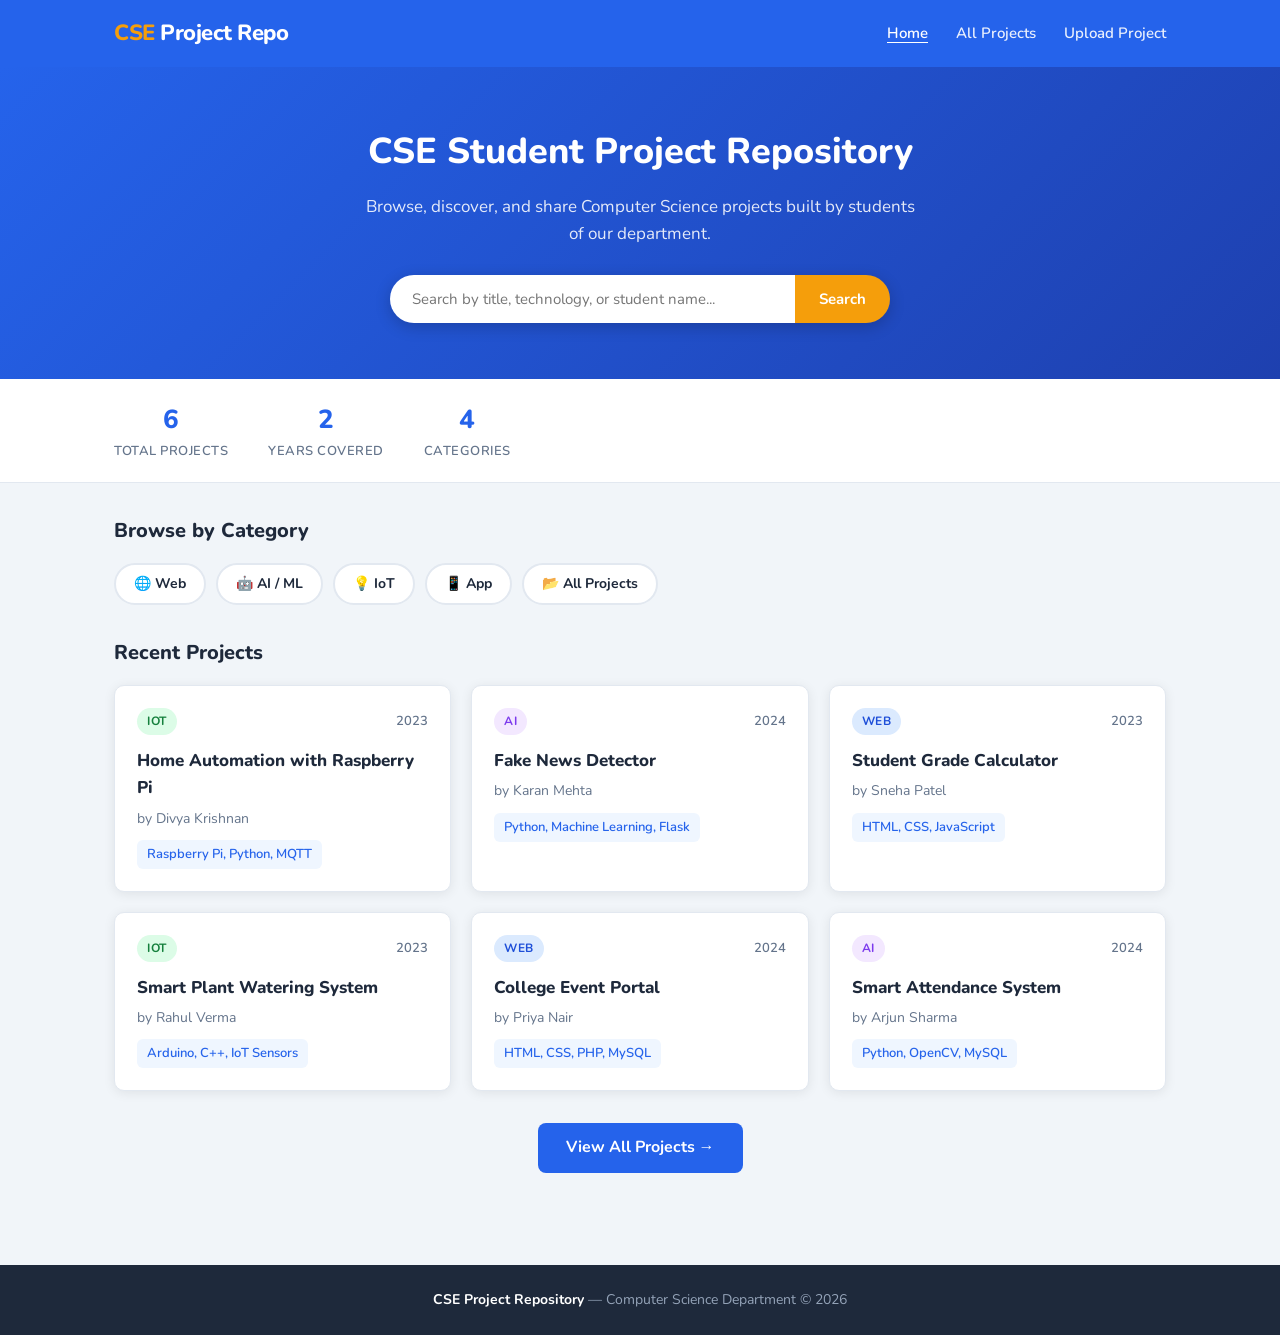
<file: index.html>
<!DOCTYPE html>
<html lang="en">
<head>
    <meta charset="UTF-8">
    <meta name="viewport" content="width=device-width, initial-scale=1.0">
    <meta name="description" content="CSE Student Project Repository - Browse, discover, and share computer science projects.">
    <title>CSE Project Repository</title>
    <!-- Link to the external stylesheet -->
    <link rel="stylesheet" href="style.css">
</head>
<body>

    <!-- Unique ID to help js/app.js know we are on the Home Page -->
    <div id="home-page"></div>

    <!-- ==========================================
         HEADER & NAVIGATION
         ========================================== -->
    <header>
        <div class="header-inner">
            <!-- Site logo/title -->
            <a class="site-title" href="index.html"><span>CSE</span> Project Repo</a>
            <!-- Navigation links -->
            <nav>
                <a href="index.html" class="active">Home</a>
                <a href="projects.html">All Projects</a>
                <a href="upload.html">Upload Project</a>
            </nav>
        </div>
    </header>

    <!-- ==========================================
         HERO / SEARCH SECTION
         ========================================== -->
    <div class="hero">
        <h1>CSE Student Project Repository</h1>
        <p>Browse, discover, and share Computer Science projects built by students of our department.</p>

        <!-- Search form — redirects to projects.html with search parameters in the URL -->
        <form class="search-bar" action="projects.html" method="GET">
            <input
                type="text"
                name="search"
                placeholder="Search by title, technology, or student name..."
                autocomplete="off"
                required
            >
            <button type="submit">Search</button>
        </form>
    </div>

    <!-- ==========================================
         STATS BAR
         ========================================== -->
    <div class="stats-bar">
        <div class="stats-inner">
            <!-- Total projects count (dynamically loaded via JS) -->
            <div class="stat-item">
                <div class="stat-number" id="stat-total-projects">6</div>
                <div class="stat-label">Total Projects</div>
            </div>
            <!-- Total years covered (dynamically loaded via JS) -->
            <div class="stat-item">
                <div class="stat-number" id="stat-total-years">2</div>
                <div class="stat-label">Years Covered</div>
            </div>
            <!-- Static category count -->
            <div class="stat-item">
                <div class="stat-number">4</div>
                <div class="stat-label">Categories</div>
            </div>
        </div>
    </div>

    <!-- ==========================================
         MAIN CONTENT
         ========================================== -->
    <main class="container">

        <!-- === Browse by Category pills === -->
        <h2 class="section-heading">Browse by Category</h2>
        <div class="categories">
            <!-- Each pill links to projects.html with category query parameters -->
            <a class="cat-pill" href="projects.html?category=Web">🌐 Web</a>
            <a class="cat-pill" href="projects.html?category=AI">🤖 AI / ML</a>
            <a class="cat-pill" href="projects.html?category=IoT">💡 IoT</a>
            <a class="cat-pill" href="projects.html?category=App">📱 App</a>
            <a class="cat-pill" href="projects.html">📂 All Projects</a>
        </div>

        <!-- === Recent Projects Section === -->
        <h2 class="section-heading">Recent Projects</h2>
        
        <!-- This grid is dynamically populated with the 6 latest projects via js/app.js -->
        <div class="projects-grid" id="recent-projects-grid">
            <!-- Dynamic project cards go here -->
        </div>

        <!-- Button to go to the all projects page -->
        <div style="text-align:center; margin-top: 32px;">
            <a href="projects.html" class="btn-primary" style="text-decoration:none; display:inline-block;">
                View All Projects →
            </a>
        </div>

    </main>

    <!-- ==========================================
         FOOTER
         ========================================== -->
    <footer>
        <p><strong>CSE Project Repository</strong> &mdash; Computer Science Department &copy; 2026</p>
    </footer>

    <!-- Link to our JavaScript logic file -->
    <script src="app.js"></script>
</body>
</html>
</file>
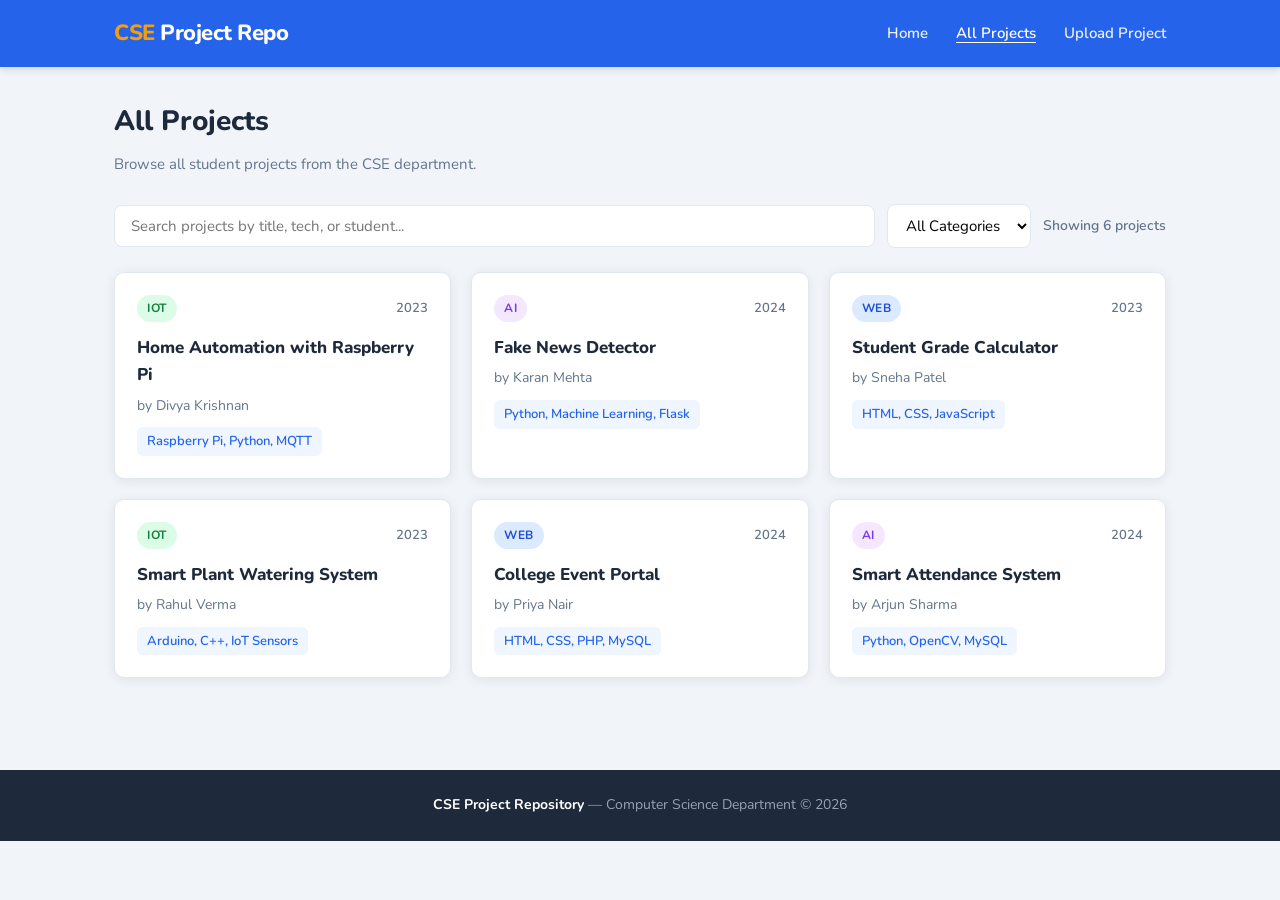
<file: project.html>
<!DOCTYPE html>
<html lang="en">
<head>
    <meta charset="UTF-8">
    <meta name="viewport" content="width=device-width, initial-scale=1.0">
    <meta name="description" content="View computer science student project details.">
    <title>Project Details — CSE Repository</title>
    <!-- Link to the external stylesheet -->
    <link rel="stylesheet" href="style.css">
</head>
<body>

    <!-- Unique ID to help js/app.js know we are on the Details page -->
    <div id="detail-page"></div>

    <!-- ==========================================
         HEADER & NAVIGATION
         ========================================== -->
    <header>
        <div class="header-inner">
            <a class="site-title" href="index.html"><span>CSE</span> Project Repo</a>
            <nav>
                <a href="index.html">Home</a>
                <a href="projects.html">All Projects</a>
                <a href="upload.html">Upload Project</a>
            </nav>
        </div>
    </header>

    <!-- ==========================================
         MAIN CONTENT
         ========================================== -->
    <main class="container">
        
        <!-- Back button link -->
        <a class="back-link" href="projects.html">← Back to All Projects</a>

        <!-- ==========================================
             PROJECT DETAIL CARD
             ========================================== -->
        <!-- This container is dynamically populated with details of the specific project via js/app.js -->
        <div class="detail-card" id="project-detail-card">
            <!-- Dynamic project details go here -->
            <p style="color: var(--text-light);">Loading project details...</p>
        </div>

    </main>

    <!-- ==========================================
         FOOTER
         ========================================== -->
    <footer>
        <p><strong>CSE Project Repository</strong> &mdash; Computer Science Department &copy; 2026</p>
    </footer>

    <!-- Link to our JavaScript logic file -->
    <script src="app.js"></script>
</body>
</html>
</file>
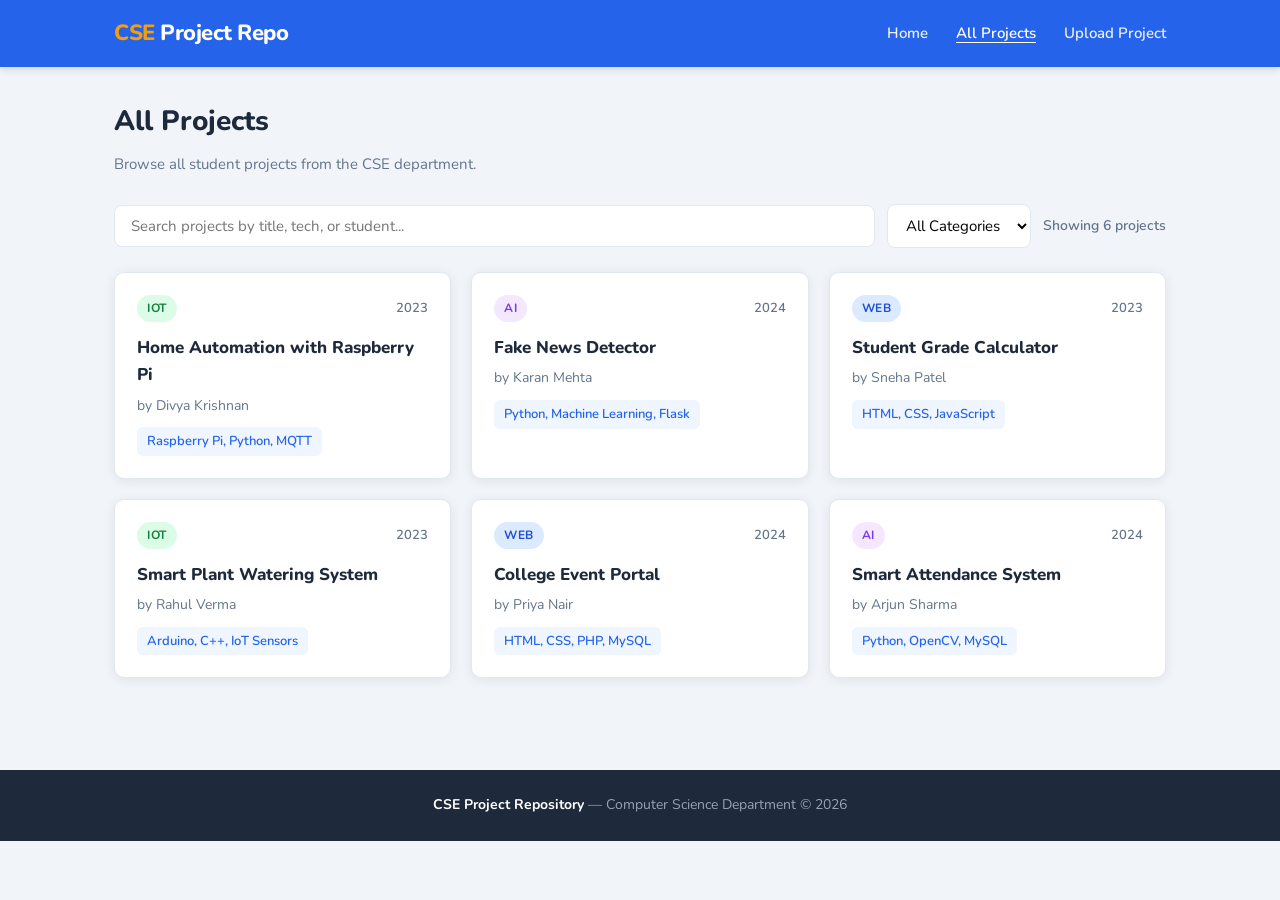
<file: projects.html>
<!DOCTYPE html>
<html lang="en">
<head>
    <meta charset="UTF-8">
    <meta name="viewport" content="width=device-width, initial-scale=1.0">
    <meta name="description" content="Browse all student projects from the CSE department - All Projects list.">
    <title>All Projects — CSE Repository</title>
    <!-- Link to the external stylesheet -->
    <link rel="stylesheet" href="style.css">
</head>
<body>

    <!-- Unique ID to help js/app.js know we are on the Projects page -->
    <div id="projects-page"></div>

    <!-- ==========================================
         HEADER & NAVIGATION
         ========================================== -->
    <header>
        <div class="header-inner">
            <a class="site-title" href="index.html"><span>CSE</span> Project Repo</a>
            <nav>
                <a href="index.html">Home</a>
                <a href="projects.html" class="active">All Projects</a>
                <a href="upload.html">Upload Project</a>
            </nav>
        </div>
    </header>

    <!-- ==========================================
         MAIN CONTENT
         ========================================== -->
    <main class="container">
        <h1 class="page-title">All Projects</h1>
        <p class="page-subtitle">Browse all student projects from the CSE department.</p>

        <!-- ==========================================
             FILTER BAR
             ========================================== -->
        <div class="filter-bar">
            <!-- Live search input — javascript filters cards in real time as the user types -->
            <input
                type="text"
                id="search-input"
                placeholder="Search projects by title, tech, or student..."
                autocomplete="off"
            >

            <!-- Category dropdown filter — javascript filters card categories on change -->
            <select id="category-filter">
                <option value="all">All Categories</option>
                <option value="web">Web</option>
                <option value="ai">AI / ML</option>
                <option value="iot">IoT</option>
                <option value="app">App</option>
            </select>

            <!-- Result count indicator — updated dynamically by javascript -->
            <span id="result-count">Showing 0 projects</span>
        </div>

        <!-- ==========================================
             PROJECT CARDS GRID
             ========================================== -->
        <!-- This grid is dynamically populated with cards from localStorage via js/app.js -->
        <div class="projects-grid" id="projects-grid">
            <!-- Dynamic cards go here -->
        </div>

        <!-- No results message (displayed by Javascript if no project matches the filters) -->
        <div class="no-results" id="no-results">
            <p>No projects match your search.</p>
            <small>Try different keywords or clear the search box.</small>
        </div>

    </main>

    <!-- ==========================================
         FOOTER
         ========================================== -->
    <footer>
        <p><strong>CSE Project Repository</strong> &mdash; Computer Science Department &copy; 2026</p>
    </footer>

    <!-- Link to our JavaScript logic file -->
    <script src="app.js"></script>
</body>
</html>
</file>
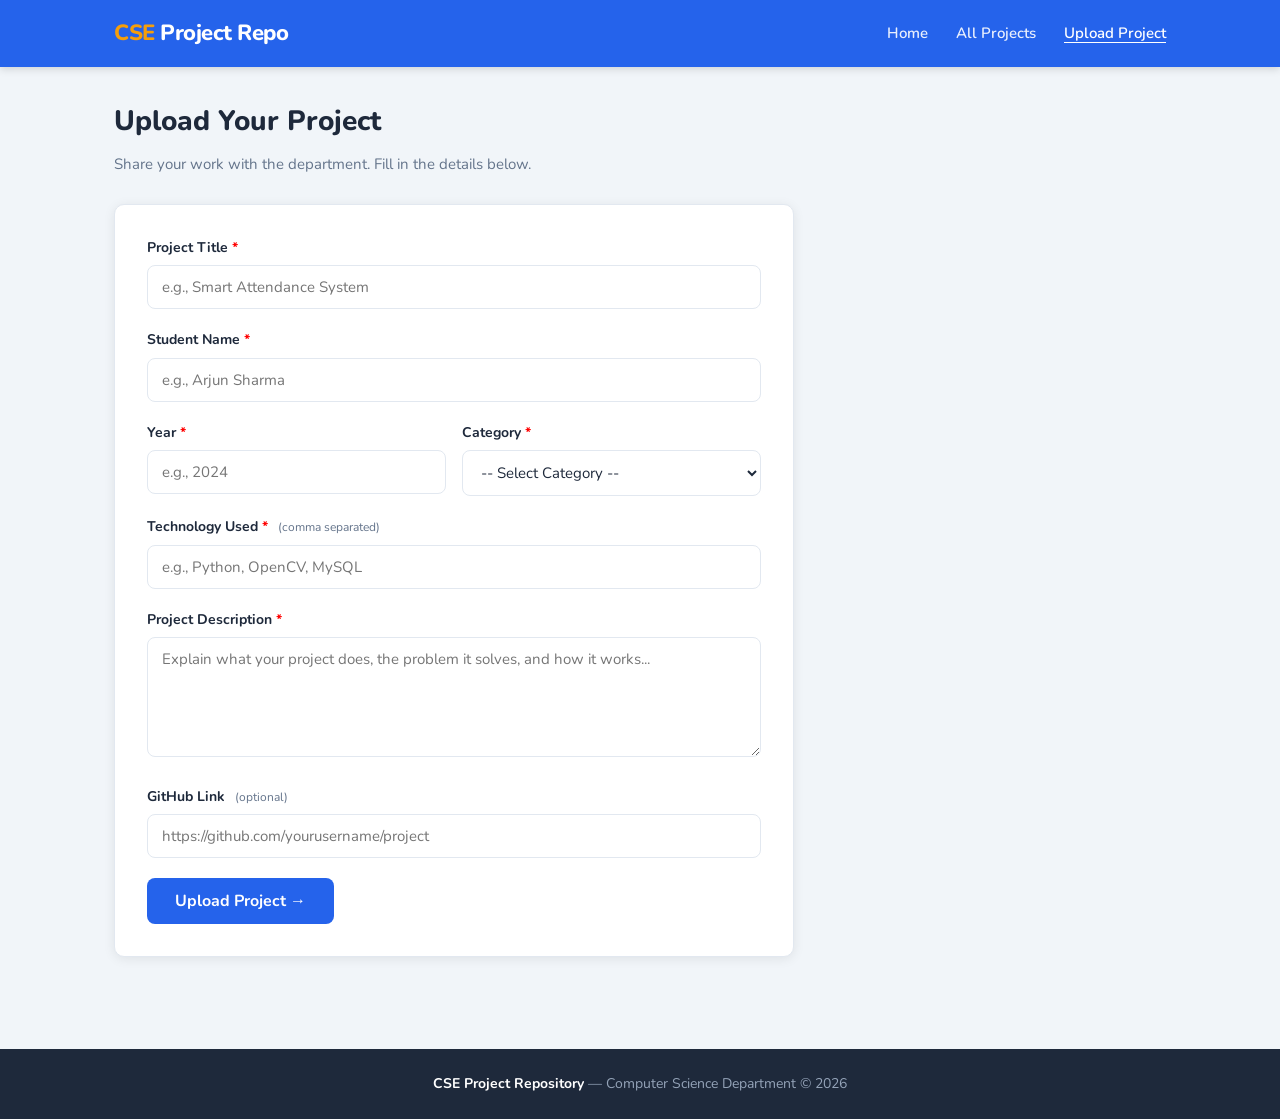
<file: upload.html>
<!DOCTYPE html>
<html lang="en">
<head>
    <meta charset="UTF-8">
    <meta name="viewport" content="width=device-width, initial-scale=1.0">
    <meta name="description" content="Submit a new project to the CSE Student Project Repository.">
    <title>Upload Project — CSE Repository</title>
    <!-- Link to the external stylesheet -->
    <link rel="stylesheet" href="style.css">
</head>
<body>

    <!-- Unique ID to help js/app.js know we are on the Upload page -->
    <div id="upload-page"></div>

    <!-- ==========================================
         HEADER & NAVIGATION
         ========================================== -->
    <header>
        <div class="header-inner">
            <a class="site-title" href="index.html"><span>CSE</span> Project Repo</a>
            <nav>
                <a href="index.html">Home</a>
                <a href="projects.html">All Projects</a>
                <a href="upload.html" class="active">Upload Project</a>
            </nav>
        </div>
    </header>

    <!-- ==========================================
         MAIN CONTENT
         ========================================== -->
    <main class="container">
        <h1 class="page-title">Upload Your Project</h1>
        <p class="page-subtitle">Share your work with the department. Fill in the details below.</p>

        <!-- Dynamic Success/Error message alert box, controlled by JS -->
        <div class="alert" id="alert-box" style="display: none;"></div>

        <!-- ==========================================
             UPLOAD FORM
             ========================================== -->
        <div class="form-card">
            <!-- Form intercepts submit via JavaScript so we can store it in localStorage -->
            <form id="project-upload-form">

                <!-- Project Title -->
                <div class="form-group">
                    <label for="title">Project Title <span style="color:red">*</span></label>
                    <input
                        type="text"
                        id="title"
                        placeholder="e.g., Smart Attendance System"
                        required
                    >
                </div>

                <!-- Student Name -->
                <div class="form-group">
                    <label for="student_name">Student Name <span style="color:red">*</span></label>
                    <input
                        type="text"
                        id="student_name"
                        placeholder="e.g., Arjun Sharma"
                        required
                    >
                </div>

                <!-- Year and Category (Two columns) -->
                <div style="display: grid; grid-template-columns: 1fr 1fr; gap: 16px;">
                    <!-- Year -->
                    <div class="form-group">
                        <label for="year">Year <span style="color:red">*</span></label>
                        <input
                            type="number"
                            id="year"
                            placeholder="e.g., 2024"
                            min="2000"
                            max="2099"
                            required
                        >
                    </div>

                    <!-- Category dropdown -->
                    <div class="form-group">
                        <label for="category">Category <span style="color:red">*</span></label>
                        <select id="category" required>
                            <option value="">-- Select Category --</option>
                            <option value="Web">Web</option>
                            <option value="AI">AI / ML</option>
                            <option value="IoT">IoT</option>
                            <option value="App">App</option>
                        </select>
                    </div>
                </div>

                <!-- Technology Used -->
                <div class="form-group">
                    <label for="technology">
                        Technology Used <span style="color:red">*</span>
                        <span class="form-hint">(comma separated)</span>
                    </label>
                    <input
                        type="text"
                        id="technology"
                        placeholder="e.g., Python, OpenCV, MySQL"
                        required
                    >
                </div>

                <!-- Project Description -->
                <div class="form-group">
                    <label for="description">Project Description <span style="color:red">*</span></label>
                    <textarea
                        id="description"
                        placeholder="Explain what your project does, the problem it solves, and how it works..."
                        required
                    ></textarea>
                </div>

                <!-- GitHub Link (optional) -->
                <div class="form-group">
                    <label for="github_link">
                        GitHub Link
                        <span class="form-hint">(optional)</span>
                    </label>
                    <input
                        type="url"
                        id="github_link"
                        placeholder="https://github.com/yourusername/project"
                    >
                </div>

                <!-- Submit button -->
                <button type="submit" class="btn-primary">
                    Upload Project →
                </button>

            </form>
        </div>

    </main>

    <!-- ==========================================
         FOOTER
         ========================================== -->
    <footer>
        <p><strong>CSE Project Repository</strong> &mdash; Computer Science Department &copy; 2026</p>
    </footer>

    <!-- Link to our JavaScript logic file -->
    <script src="app.js"></script>
</body>
</html>
</file>
<file: style.css>
/* =============================================
   css/style.css — Main Stylesheet
   Clean, modern, beginner-friendly CSS
   ============================================= */

/* --- Import a clean Google Font --- */
@import url('https://fonts.googleapis.com/css2?family=Nunito:wght@400;600;700;800&display=swap');

/* --- CSS Variables (easy to change colors site-wide) --- */
:root {
    --primary:    #2563eb;   /* Blue — main brand color */
    --primary-dk: #1d4ed8;   /* Darker blue for hover states */
    --accent:     #f59e0b;   /* Amber — highlights and badges */
    --bg:         #f1f5f9;   /* Light grey page background */
    --card-bg:    #ffffff;   /* White card background */
    --text:       #1e293b;   /* Dark text */
    --text-light: #64748b;   /* Lighter grey text */
    --border:     #e2e8f0;   /* Subtle border color */
    --success:    #16a34a;   /* Green — for success messages */
    --danger:     #dc2626;   /* Red — for error messages */
    --radius:     10px;      /* Rounded corners */
    --shadow:     0 2px 12px rgba(0,0,0,0.08); /* Card shadow */
}

/* --- Reset: remove default browser spacing --- */
* {
    margin: 0;
    padding: 0;
    box-sizing: border-box; /* Padding doesn't increase element size */
}

/* --- Base body styles --- */
body {
    font-family: 'Nunito', sans-serif;
    background-color: var(--bg);
    color: var(--text);
    line-height: 1.6;
    font-size: 16px;
}

/* =============================================
   HEADER & NAVIGATION
   ============================================= */

header {
    background: var(--primary);
    color: white;
    padding: 16px 0;
    box-shadow: 0 2px 8px rgba(0,0,0,0.15);
}

.header-inner {
    max-width: 1100px;
    margin: 0 auto;
    padding: 0 24px;
    display: flex;
    align-items: center;
    justify-content: space-between;
    flex-wrap: wrap;
    gap: 12px;
}

/* Site logo / title in header */
.site-title {
    font-size: 22px;
    font-weight: 800;
    letter-spacing: -0.5px;
    text-decoration: none;
    color: white;
}

.site-title span {
    color: var(--accent); /* "CSE" part in amber */
}

/* Navigation links */
nav a {
    color: white;
    text-decoration: none;
    margin-left: 24px;
    font-weight: 600;
    font-size: 15px;
    opacity: 0.9;
    transition: opacity 0.2s;
}

nav a:hover,
nav a.active {
    opacity: 1;
    text-decoration: underline;
    text-underline-offset: 4px;
}

/* =============================================
   PAGE LAYOUT
   ============================================= */

/* Wrapper that limits content width and centers it */
.container {
    max-width: 1100px;
    margin: 0 auto;
    padding: 32px 24px;
}

/* Page title (big heading on each page) */
.page-title {
    font-size: 28px;
    font-weight: 800;
    color: var(--text);
    margin-bottom: 8px;
}

/* Subtitle below the page title */
.page-subtitle {
    color: var(--text-light);
    font-size: 15px;
    margin-bottom: 28px;
}

/* =============================================
   HERO SECTION (Home page top banner)
   ============================================= */

.hero {
    background: linear-gradient(135deg, var(--primary) 0%, #1e40af 100%);
    color: white;
    padding: 56px 24px;
    text-align: center;
}

.hero h1 {
    font-size: 36px;
    font-weight: 800;
    margin-bottom: 12px;
}

.hero p {
    font-size: 17px;
    opacity: 0.88;
    max-width: 560px;
    margin: 0 auto 28px;
}

/* Search bar inside the hero */
.search-bar {
    display: flex;
    max-width: 500px;
    margin: 0 auto;
    border-radius: 50px;
    overflow: hidden;
    box-shadow: 0 4px 16px rgba(0,0,0,0.2);
}

.search-bar input {
    flex: 1;           /* Input takes all available space */
    padding: 14px 22px;
    font-size: 15px;
    border: none;
    outline: none;
    font-family: 'Nunito', sans-serif;
}

.search-bar button {
    background: var(--accent);
    color: white;
    border: none;
    padding: 14px 24px;
    font-size: 15px;
    font-weight: 700;
    cursor: pointer;
    font-family: 'Nunito', sans-serif;
    transition: background 0.2s;
}

.search-bar button:hover {
    background: #d97706;
}

/* =============================================
   STATS BAR (Home page numbers row)
   ============================================= */

.stats-bar {
    background: white;
    border-bottom: 1px solid var(--border);
}

.stats-inner {
    max-width: 1100px;
    margin: 0 auto;
    padding: 20px 24px;
    display: flex;
    gap: 40px;
    flex-wrap: wrap;
}

.stat-item {
    text-align: center;
}

.stat-number {
    font-size: 26px;
    font-weight: 800;
    color: var(--primary);
}

.stat-label {
    font-size: 13px;
    color: var(--text-light);
    font-weight: 600;
    text-transform: uppercase;
    letter-spacing: 0.5px;
}

/* =============================================
   CATEGORY PILLS (Home page filter buttons)
   ============================================= */

.section-heading {
    font-size: 20px;
    font-weight: 800;
    margin-bottom: 16px;
    color: var(--text);
}

.categories {
    display: flex;
    gap: 10px;
    flex-wrap: wrap;
    margin-bottom: 32px;
}

/* Each category button */
.cat-pill {
    background: white;
    border: 2px solid var(--border);
    color: var(--text);
    padding: 8px 18px;
    border-radius: 50px;
    font-size: 14px;
    font-weight: 700;
    cursor: pointer;
    text-decoration: none;
    transition: all 0.2s;
    font-family: 'Nunito', sans-serif;
}

.cat-pill:hover,
.cat-pill.active {
    background: var(--primary);
    border-color: var(--primary);
    color: white;
}

/* =============================================
   PROJECT CARDS GRID
   ============================================= */

/* The grid that holds all cards */
.projects-grid {
    display: grid;
    grid-template-columns: repeat(auto-fill, minmax(300px, 1fr));
    gap: 20px;
    margin-top: 8px;
}

/* Individual project card */
.project-card {
    background: var(--card-bg);
    border: 1px solid var(--border);
    border-radius: var(--radius);
    padding: 22px;
    box-shadow: var(--shadow);
    transition: transform 0.2s, box-shadow 0.2s;
    text-decoration: none;
    color: inherit;
    display: block;
}

.project-card:hover {
    transform: translateY(-4px);      /* Lift effect on hover */
    box-shadow: 0 8px 24px rgba(0,0,0,0.12);
}

/* Top row of card: category badge + year */
.card-top {
    display: flex;
    justify-content: space-between;
    align-items: center;
    margin-bottom: 12px;
}

/* Colored badge showing category */
.badge {
    font-size: 12px;
    font-weight: 700;
    padding: 4px 10px;
    border-radius: 50px;
    text-transform: uppercase;
    letter-spacing: 0.5px;
}

/* Different badge colors per category */
.badge-web  { background: #dbeafe; color: #1d4ed8; }
.badge-ai   { background: #f3e8ff; color: #7c3aed; }
.badge-iot  { background: #dcfce7; color: #15803d; }
.badge-app  { background: #fef9c3; color: #a16207; }
.badge-other{ background: #f1f5f9; color: #475569; }

.card-year {
    font-size: 13px;
    color: var(--text-light);
    font-weight: 600;
}

/* Project title in card */
.card-title {
    font-size: 17px;
    font-weight: 800;
    margin-bottom: 6px;
    color: var(--text);
}

/* Student name in card */
.card-student {
    font-size: 14px;
    color: var(--text-light);
    margin-bottom: 10px;
}

/* Technology tags inside card */
.card-tech {
    font-size: 13px;
    color: var(--primary);
    font-weight: 600;
    background: #eff6ff;
    padding: 4px 10px;
    border-radius: 6px;
    display: inline-block;
}

/* =============================================
   UPLOAD FORM (upload.php)
   ============================================= */

.form-card {
    background: white;
    border: 1px solid var(--border);
    border-radius: var(--radius);
    padding: 32px;
    box-shadow: var(--shadow);
    max-width: 680px;
}

/* Each form group = label + input */
.form-group {
    margin-bottom: 20px;
}

.form-group label {
    display: block;
    font-weight: 700;
    margin-bottom: 6px;
    font-size: 14px;
    color: var(--text);
}

/* Small hint text below a label */
.form-hint {
    font-size: 12px;
    color: var(--text-light);
    font-weight: 400;
    margin-left: 6px;
}

/* Shared styles for all input types */
.form-group input,
.form-group textarea,
.form-group select {
    width: 100%;
    padding: 11px 14px;
    border: 1.5px solid var(--border);
    border-radius: 8px;
    font-size: 15px;
    font-family: 'Nunito', sans-serif;
    color: var(--text);
    background: white;
    transition: border-color 0.2s;
    outline: none;
}

.form-group input:focus,
.form-group textarea:focus,
.form-group select:focus {
    border-color: var(--primary); /* Blue border when focused */
}

.form-group textarea {
    resize: vertical;      /* Allow vertical resize only */
    min-height: 120px;
}

/* Primary button (blue) */
.btn-primary {
    background: var(--primary);
    color: white;
    padding: 12px 28px;
    border: none;
    border-radius: 8px;
    font-size: 16px;
    font-weight: 700;
    cursor: pointer;
    font-family: 'Nunito', sans-serif;
    transition: background 0.2s;
}

.btn-primary:hover {
    background: var(--primary-dk);
}

/* =============================================
   ALERT MESSAGES (success / error)
   ============================================= */

.alert {
    padding: 14px 18px;
    border-radius: 8px;
    margin-bottom: 20px;
    font-weight: 600;
    font-size: 15px;
}

.alert-success {
    background: #dcfce7;
    color: var(--success);
    border: 1px solid #bbf7d0;
}

.alert-error {
    background: #fee2e2;
    color: var(--danger);
    border: 1px solid #fecaca;
}

/* =============================================
   PROJECT DETAIL PAGE (project.php)
   ============================================= */

.detail-card {
    background: white;
    border: 1px solid var(--border);
    border-radius: var(--radius);
    padding: 36px;
    box-shadow: var(--shadow);
}

.detail-card h1 {
    font-size: 26px;
    font-weight: 800;
    margin-bottom: 8px;
}

.detail-meta {
    display: flex;
    gap: 16px;
    flex-wrap: wrap;
    margin-bottom: 24px;
    padding-bottom: 24px;
    border-bottom: 1px solid var(--border);
}

/* Each meta item (student, year, etc.) */
.meta-item {
    font-size: 14px;
    color: var(--text-light);
}

.meta-item strong {
    color: var(--text);
    font-weight: 700;
}

.detail-description {
    font-size: 16px;
    line-height: 1.8;
    color: var(--text);
    margin-bottom: 24px;
}

/* GitHub button on detail page */
.btn-github {
    display: inline-flex;
    align-items: center;
    gap: 8px;
    background: #1e293b;
    color: white;
    padding: 11px 22px;
    border-radius: 8px;
    font-size: 15px;
    font-weight: 700;
    text-decoration: none;
    transition: background 0.2s;
}

.btn-github:hover {
    background: #0f172a;
}

/* "Back" link */
.back-link {
    display: inline-block;
    margin-bottom: 20px;
    color: var(--primary);
    font-weight: 700;
    text-decoration: none;
    font-size: 15px;
}

.back-link:hover {
    text-decoration: underline;
}

/* =============================================
   SEARCH FILTER BAR (projects.php top)
   ============================================= */

.filter-bar {
    display: flex;
    gap: 12px;
    flex-wrap: wrap;
    margin-bottom: 24px;
    align-items: center;
}

.filter-bar input {
    flex: 1;
    min-width: 200px;
    padding: 10px 16px;
    border: 1.5px solid var(--border);
    border-radius: 8px;
    font-size: 15px;
    font-family: 'Nunito', sans-serif;
    outline: none;
    transition: border-color 0.2s;
}

.filter-bar input:focus {
    border-color: var(--primary);
}

.filter-bar select {
    padding: 10px 14px;
    border: 1.5px solid var(--border);
    border-radius: 8px;
    font-size: 15px;
    font-family: 'Nunito', sans-serif;
    outline: none;
    cursor: pointer;
    background: white;
}

/* Result count text */
#result-count {
    font-size: 14px;
    color: var(--text-light);
    font-weight: 600;
}

/* Message shown when no results match */
.no-results {
    text-align: center;
    padding: 60px 20px;
    color: var(--text-light);
    display: none; /* Hidden by default; JS shows it when needed */
}

.no-results p {
    font-size: 18px;
    font-weight: 700;
    margin-bottom: 6px;
}

/* =============================================
   FOOTER
   ============================================= */

footer {
    background: #1e293b;
    color: #94a3b8;
    text-align: center;
    padding: 24px;
    margin-top: 60px;
    font-size: 14px;
}

footer strong {
    color: white;
}

/* =============================================
   RESPONSIVE — smaller screens
   ============================================= */

@media (max-width: 640px) {
    .hero h1      { font-size: 26px; }
    .header-inner { flex-direction: column; text-align: center; }
    nav a         { margin-left: 12px; }
    .detail-card  { padding: 22px; }
    .form-card    { padding: 22px; }
}
</file>
